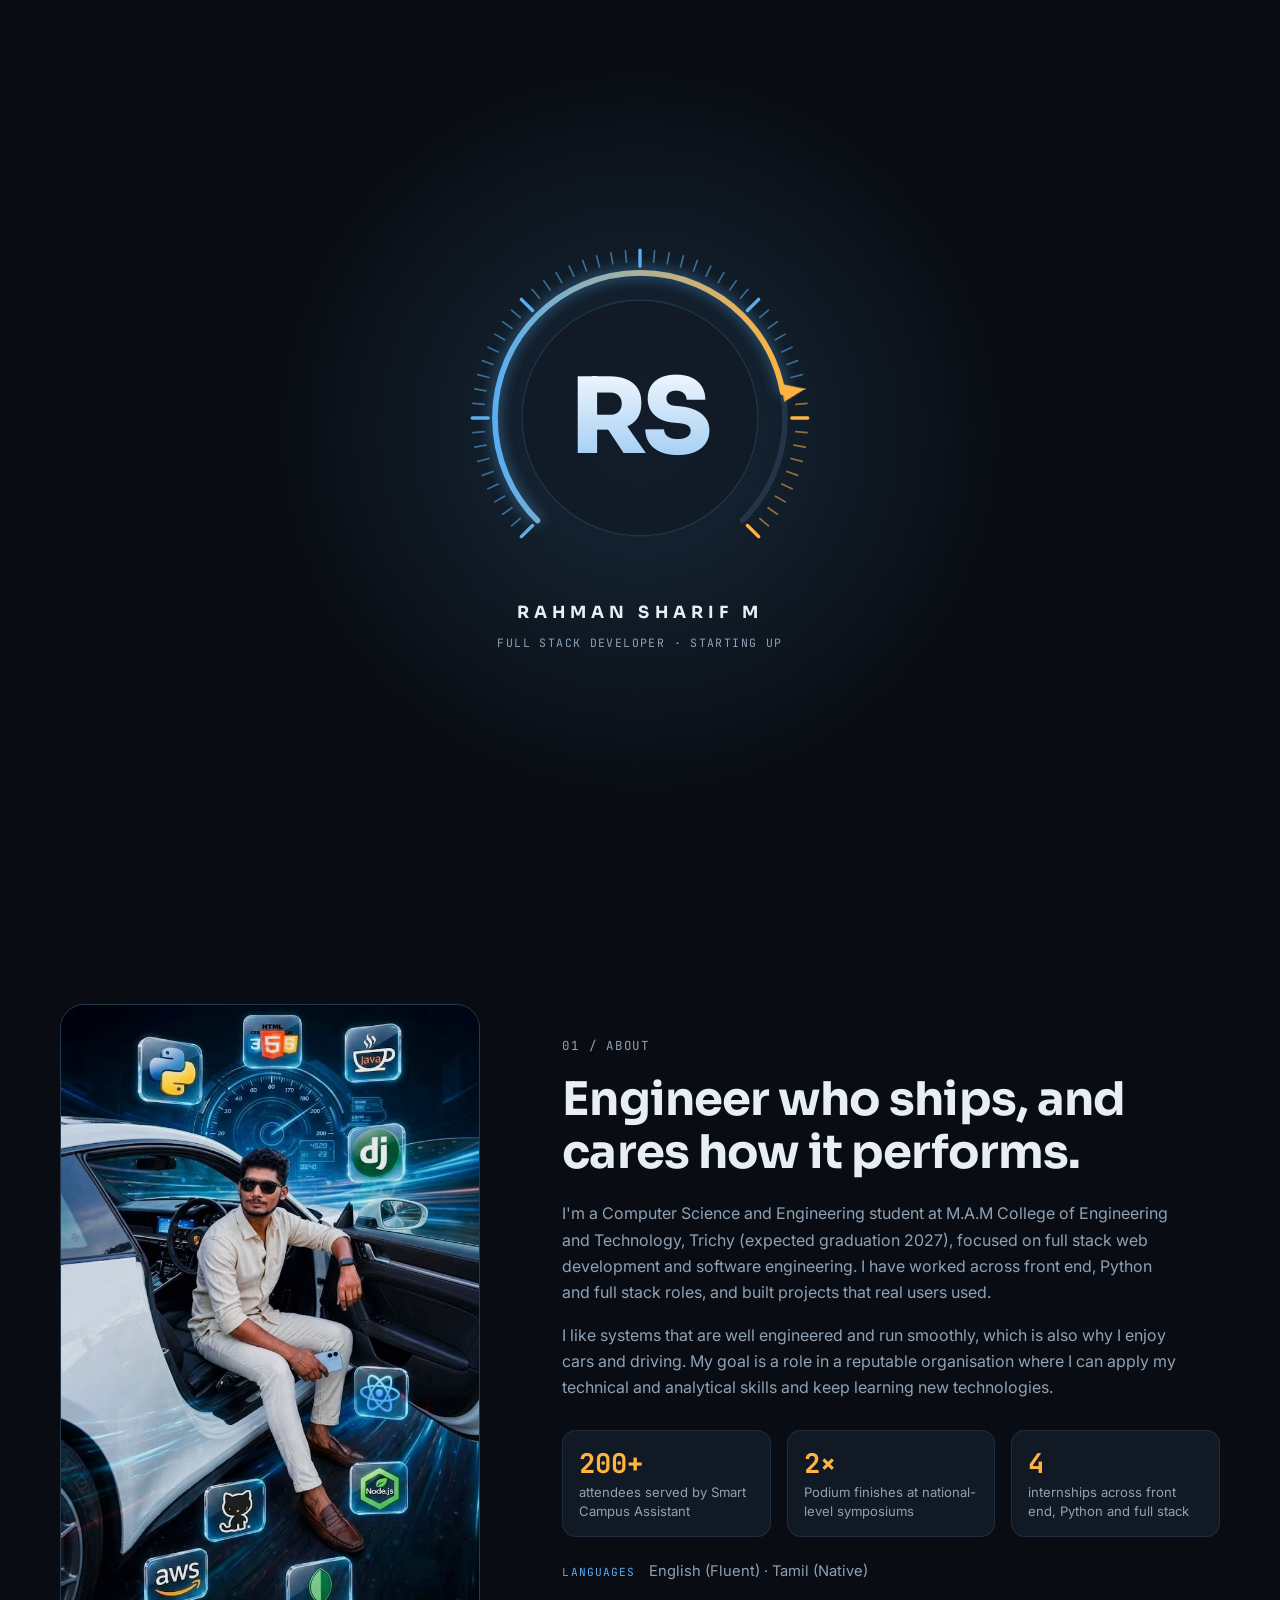
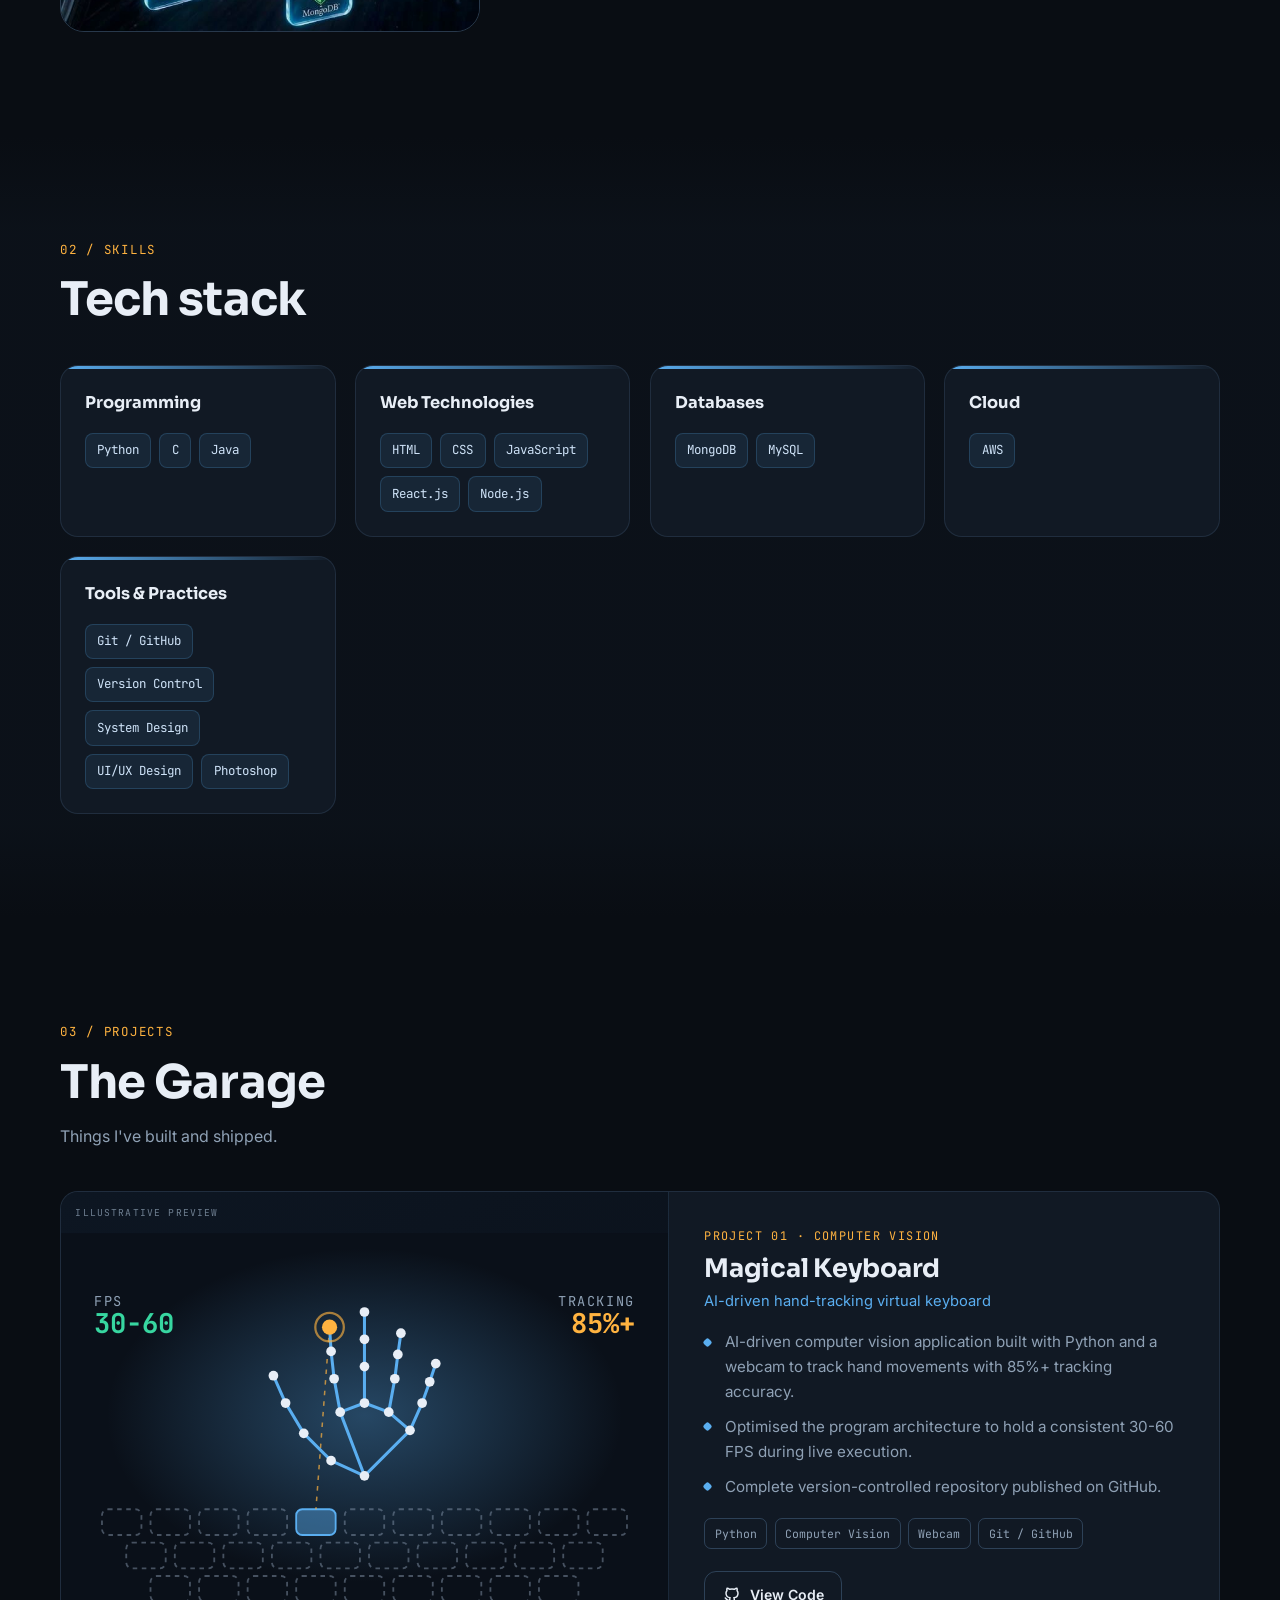
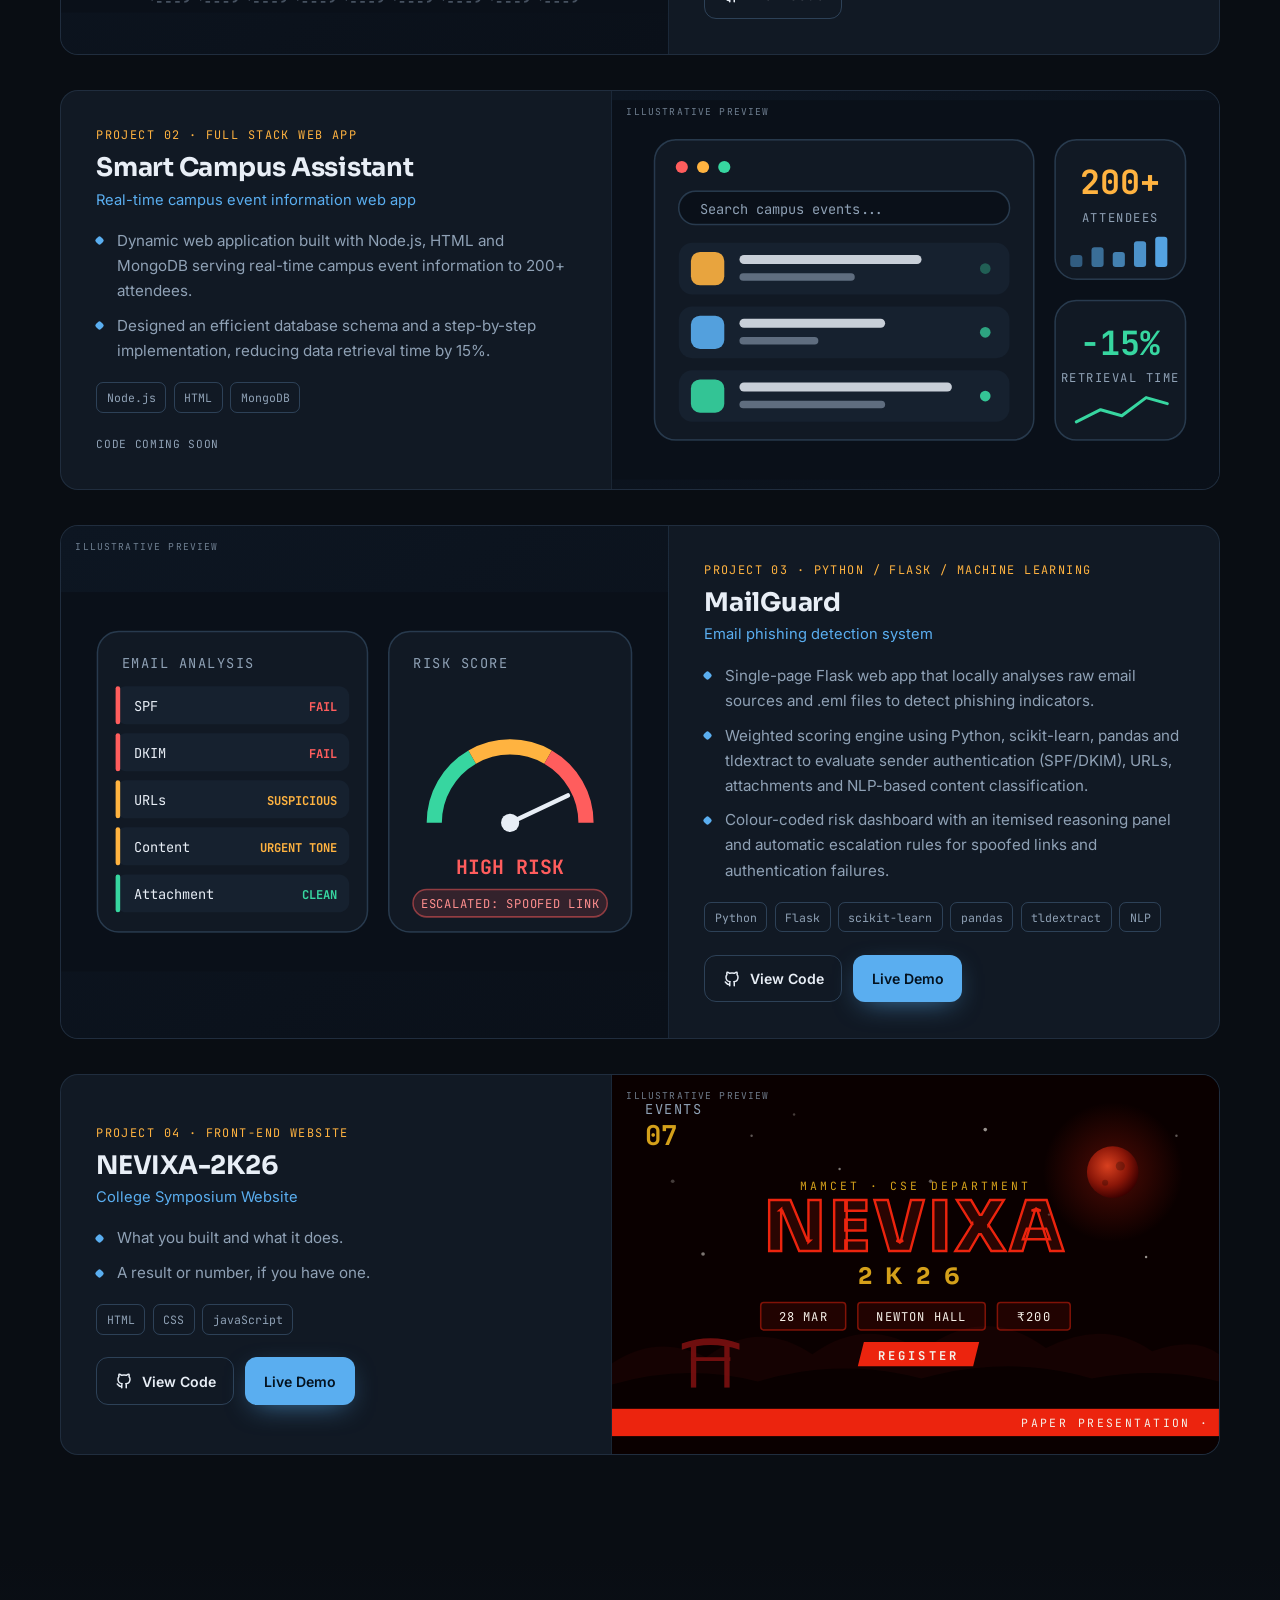
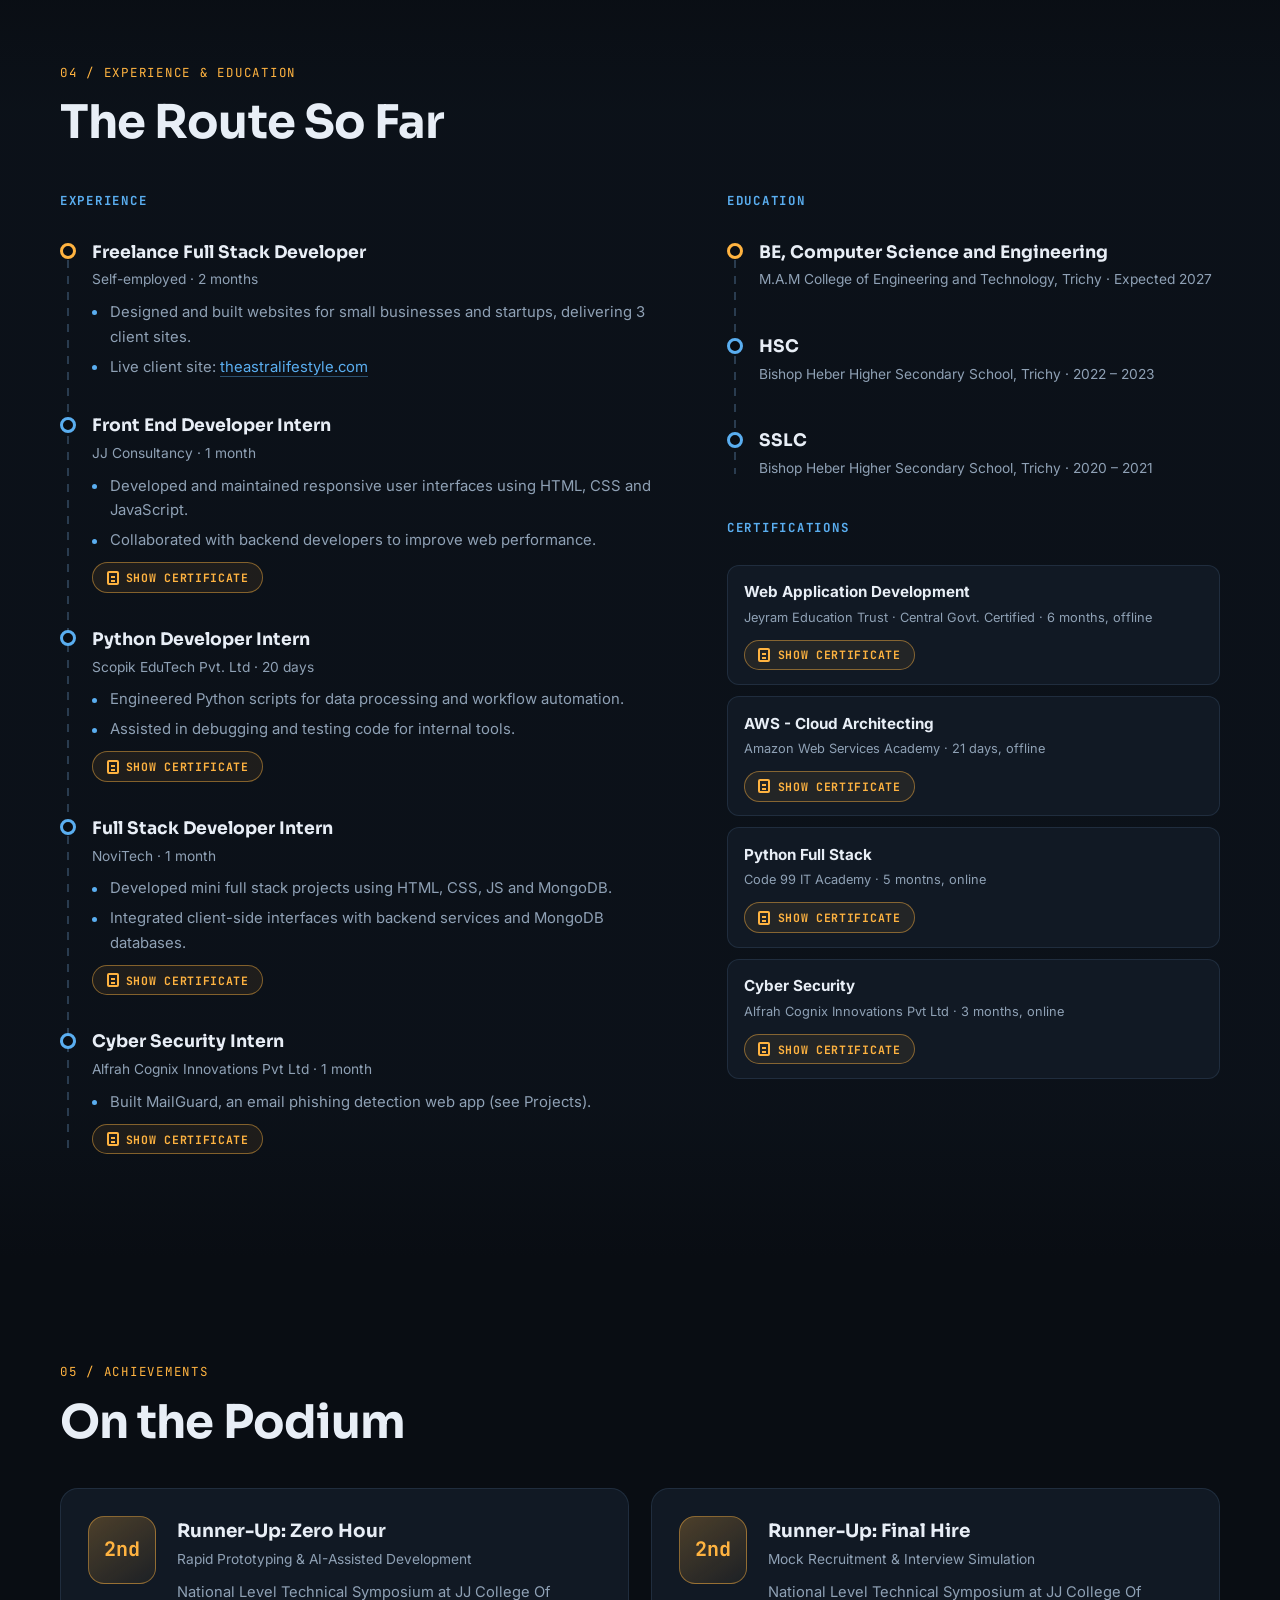
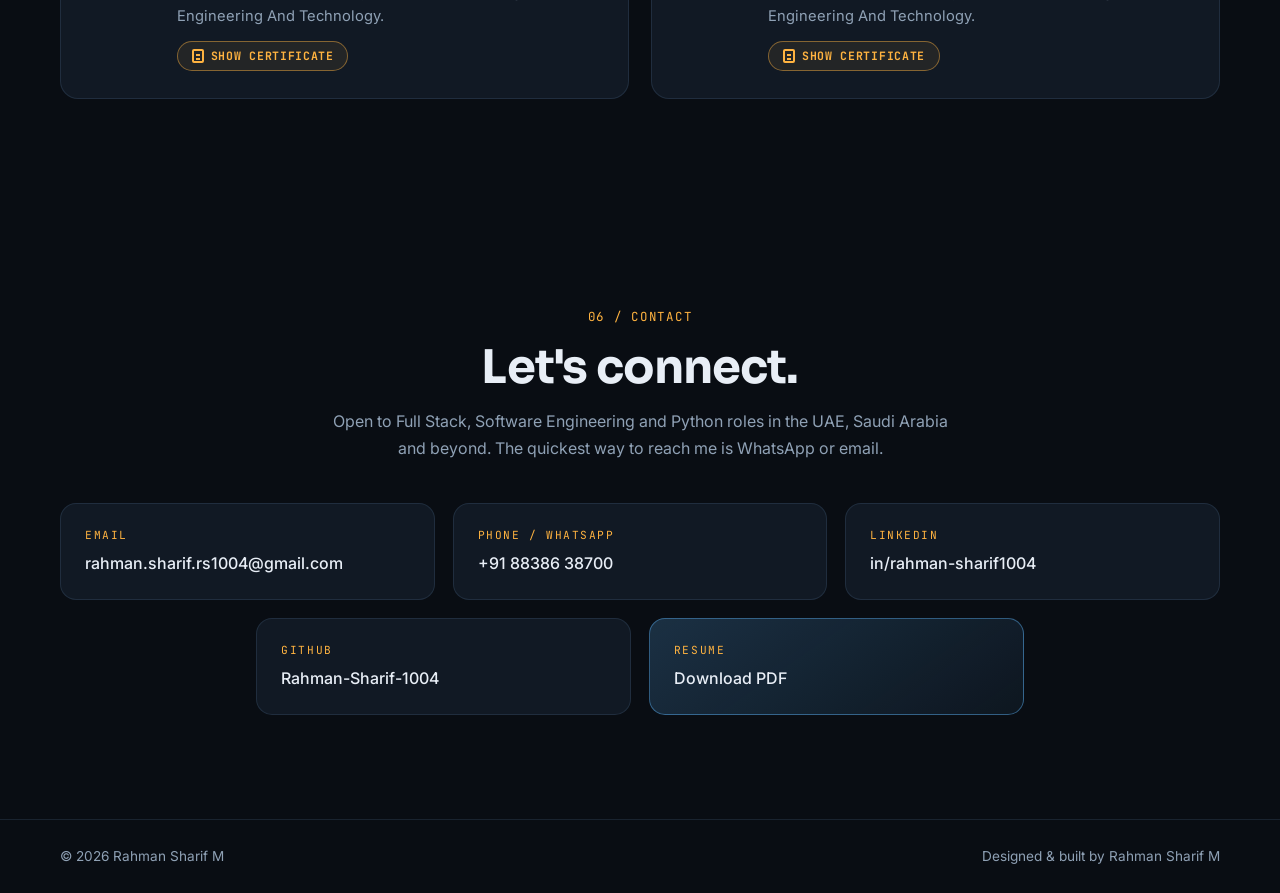
<file: index.html>
<!DOCTYPE html>
<html lang="en">
<head>
  <meta charset="utf-8">
  <meta name="viewport" content="width=device-width, initial-scale=1">
  <title>Rahman Sharif M | Full Stack Developer</title>
  <meta name="description" content="Rahman Sharif M is a Full Stack Developer and Software Engineer (HTML, CSS, JavaScript, React, Node.js, Python, MongoDB, MySQL), open to opportunities in the UAE and Saudi Arabia.">
  <meta name="theme-color" content="#090d13">
  <meta property="og:type" content="website">
  <meta property="og:title" content="Rahman Sharif M | Full Stack Developer">
  <meta property="og:description" content="Full Stack Developer and Software Engineer. Projects, experience and contact details.">
  <link rel="icon" href="assets/favicon.svg" type="image/svg+xml">
  <link rel="preconnect" href="https://fonts.googleapis.com">
  <link rel="preconnect" href="https://fonts.gstatic.com" crossorigin>
  <link href="https://fonts.googleapis.com/css2?family=Inter:wght@400;500;600&family=JetBrains+Mono:wght@400;500;700&family=Sora:wght@500;600;700;800&display=swap" rel="stylesheet">
  <script>document.documentElement.classList.add('js');</script>
  <noscript><style>#ignition{display:none!important}</style></noscript>
  <link rel="stylesheet" href="css/style.css">
  <script type="application/ld+json">
  {
    "@context": "https://schema.org",
    "@type": "Person",
    "name": "Rahman Sharif M",
    "jobTitle": "Full Stack Developer",
    "email": "mailto:rahman.sharif.rs1004@gmail.com",
    "telephone": "+91 88386 38700",
    "sameAs": [
      "https://www.linkedin.com/in/rahman-sharif1004",
      "https://github.com/Rahman-Sharif-1004"
    ],
    "alumniOf": "M.A.M College of Engineering and Technology, Trichy"
  }
  </script>
</head>
<body>

  <!-- ============ IGNITION SPLASH (plays once per visit) ============ -->
  <div id="ignition" aria-hidden="true" title="Tap to skip">
    <div class="ig-wrap">
      <svg viewBox="0 0 300 300" class="ig-gauge">
        <defs>
          <linearGradient id="igGrad" x1="0" x2="1"><stop offset="0" stop-color="#5aaef0"/><stop offset="1" stop-color="#ffb340"/></linearGradient>
          <linearGradient id="igText" x1="0" y1="0" x2="0" y2="1"><stop offset="0" stop-color="#ffffff"/><stop offset="1" stop-color="#8fc3f2"/></linearGradient>
        </defs>
        <circle cx="150" cy="150" r="104" fill="rgba(17,25,36,.75)" stroke="rgba(120,170,220,.18)"/>
        <g id="igTicks"></g>
        <path d="M59.5 240.5 A128 128 0 1 1 240.5 240.5" pathLength="100" fill="none" stroke="rgba(120,170,220,.16)" stroke-width="5" stroke-linecap="round"/>
        <path class="ig-arc" d="M59.5 240.5 A128 128 0 1 1 240.5 240.5" pathLength="100" fill="none" stroke="url(#igGrad)" stroke-width="5" stroke-linecap="round"/>
        <g class="ig-needle"><polygon points="150,2 142,22 158,22" fill="#ffb340"/></g>
        <text class="ig-rs" x="150" y="181" text-anchor="middle">RS</text>
      </svg>
      <p class="ig-name">RAHMAN SHARIF M</p>
      <p class="ig-sub">Full Stack Developer &middot; Starting up</p>
    </div>
  </div>

  <a class="skip" href="#about">Skip to content</a>

  <!-- ============ NAVIGATION ============ -->
  <header class="nav" id="nav">
    <div class="wrap nav-inner">
      <a href="#home" class="brand" aria-label="Rahman Sharif M, home">
        <span class="brand-mark">RS</span>
        <span class="brand-name">Rahman Sharif M</span>
      </a>
      <button class="nav-toggle" id="navToggle" aria-label="Open menu" aria-expanded="false" aria-controls="navLinks">
        <span></span><span></span><span></span>
      </button>
      <nav id="navLinks" class="nav-links" aria-label="Main">
        <a href="#about">About</a>
        <a href="#skills">Skills</a>
        <a href="#projects">Projects</a>
        <a href="#journey">Experience</a>
        <a href="#recognition">Awards</a>
        <a href="#contact" class="nav-cta">Contact</a>
      </nav>
    </div>
  </header>

  <main>

    <!-- ============ HOME / HERO ============ -->
    <section id="home" class="hero">
      <div class="wrap hero-grid">
        <div class="hero-copy">
          <p class="eyebrow reveal"><span class="dot"></span> Available for opportunities in UAE &amp; Saudi Arabia</p>
          <h1 class="reveal">Rahman<br>Sharif&nbsp;M</h1>
          <p class="role reveal">Full Stack Developer <span>/</span> Software Engineer</p>
          <p class="lead reveal">I build fast, reliable web applications, from responsive interfaces to Node.js and Python back ends with MongoDB and MySQL behind them. Open to Full Stack, Software Engineering and Python / Django roles.</p>
          <div class="hero-actions reveal">
            <a class="btn btn-primary" href="assets/Rahman_Sharif_M_Resume.pdf" download>
              <svg viewBox="0 0 24 24" aria-hidden="true"><path d="M12 3v12m0 0l-4.5-4.5M12 15l4.5-4.5M4 20h16" fill="none" stroke="currentColor" stroke-width="2" stroke-linecap="round" stroke-linejoin="round"/></svg>
              Download Resume
            </a>
            <a class="btn btn-wa" href="https://wa.me/918838638700?text=Hello%20Rahman%2C%20I%20saw%20your%20portfolio." target="_blank" rel="noopener">
              <svg viewBox="0 0 24 24" aria-hidden="true"><path d="M20 11.5a8 8 0 0 1-11.9 7L4 20l1.5-4A8 8 0 1 1 20 11.5z" fill="none" stroke="currentColor" stroke-width="2" stroke-linejoin="round"/></svg>
              WhatsApp
            </a>
            <a class="btn btn-ghost" href="#projects">View Projects</a>
          </div>
          <!-- Hero numbers are counted automatically from js/site-data.js (do not type them) -->
          <dl class="readouts reveal">
            <div><dt>Internships</dt><dd data-stat="internships" data-pad="2">04</dd></div>
            <div><dt>Projects</dt><dd data-stat="projects" data-pad="2">03</dd></div>
            <div><dt>Podium finishes</dt><dd data-stat="achievements" data-suffix="&times;">2&times;</dd></div>
            <div><dt>Certifications</dt><dd data-stat="certifications" data-pad="2">05</dd></div>
          </dl>
        </div>

        <div class="hero-visual reveal">
          <div class="cluster" id="cluster">
            <svg viewBox="0 0 500 500" aria-hidden="true">
              <circle cx="250" cy="250" r="244" fill="none" stroke="rgba(120,170,220,.10)"/>
              <g id="ticks"></g>
              <g id="needle"><polygon points="250,6 242,26 258,26" fill="#ffb340"/></g>
            </svg>
            <div class="portrait">
              <img src="assets/rahman-portrait.jpg" alt="Portrait of Rahman Sharif M in a black suit" width="900" height="900" fetchpriority="high">
            </div>
            <div class="cluster-tag"><span>Trichy, Tamil Nadu, India</span></div>
          </div>
        </div>
      </div>
      <a class="scroll-cue" href="#about" aria-label="Scroll to About"><span></span></a>
    </section>

    <!-- ============ ABOUT ============ -->
    <section id="about" class="section">
      <div class="wrap about-grid">
        <div class="about-photo reveal">
          <img src="assets/rahman-creative.jpg" alt="Rahman Sharif M sitting in a white Porsche 911 with a speedometer and floating tech skill icons" width="684" height="1024" loading="lazy">
        </div>
        <div class="about-copy">
          <p class="kicker reveal">01 / About</p>
          <h2 class="reveal">Engineer who ships, and cares how it performs.</h2>
          <p class="reveal">I'm a Computer Science and Engineering student at M.A.M College of Engineering and Technology, Trichy (expected graduation 2027), focused on full stack web development and software engineering. I have worked across front end, Python and full stack roles, and built projects that real users used.</p>
          <p class="reveal">I like systems that are well engineered and run smoothly, which is also why I enjoy cars and driving. My goal is a role in a reputable organisation where I can apply my technical and analytical skills and keep learning new technologies.</p>
          <ul class="facts reveal">
            <li><strong>200+</strong><span>attendees served by Smart Campus Assistant</span></li>
            <li><strong data-stat="achievements" data-suffix="&times;">2&times;</strong><span>Podium finishes at national-level symposiums</span></li>
            <li><strong data-stat="internships">4</strong><span>internships across front end, Python and full stack</span></li>
          </ul>
          <p class="langs reveal"><span>Languages</span> English (Fluent) &middot; Tamil (Native)</p>
        </div>
      </div>
    </section>

    <!-- ========================================================
         SECTION: SKILLS
         Cards are built from  skills  in js/site-data.js
         ======================================================== -->
    <section id="skills" class="section alt">
      <div class="wrap">
        <p class="kicker reveal">02 / Skills</p>
        <h2 class="reveal">Tech stack</h2>
        <div class="cluster-grid" id="skillsGrid"></div>
      </div>
    </section>

    <!-- ========================================================
         SECTION: PROJECTS
         Cards are built from  projects  in js/site-data.js
         ======================================================== -->
    <section id="projects" class="section">
      <div class="wrap">
        <p class="kicker reveal">03 / Projects</p>
        <h2 class="reveal">The Garage</h2>
        <p class="sub reveal">Things I've built and shipped.</p>
        <div id="projectList" class="project-list">
          <noscript><p>Projects: Magical Keyboard, Smart Campus Assistant, MailGuard. See github.com/Rahman-Sharif-1004.</p></noscript>
        </div>
      </div>
    </section>

    <!-- ========================================================
         SECTION: EXPERIENCE + EDUCATION + CERTIFICATIONS
         Built from  experience, education, certifications  in js/site-data.js
         ======================================================== -->
    <section id="journey" class="section alt">
      <div class="wrap">
        <p class="kicker reveal">04 / Experience &amp; Education</p>
        <h2 class="reveal">The Route So Far</h2>
        <div class="journey-grid">
          <div>
            <h3 class="col-title reveal">Experience</h3>
            <ol class="route" id="experienceList"></ol>
          </div>
          <div>
            <h3 class="col-title reveal">Education</h3>
            <ol class="route" id="educationList"></ol>
            <h3 class="col-title reveal" style="margin-top:2.4rem">Certifications</h3>
            <ul class="certs" id="certList"></ul>
          </div>
        </div>
      </div>
    </section>

    <!-- ========================================================
         SECTION: ACHIEVEMENTS
         Cards are built from  achievements  in js/site-data.js
         ======================================================== -->
    <section id="recognition" class="section">
      <div class="wrap">
        <p class="kicker reveal">05 / Achievements</p>
        <h2 class="reveal">On the Podium</h2>
        <div class="podium" id="achievementList"></div>
      </div>
    </section>

    <!-- ========================================================
         SECTION: CONTACT
         Boxes are built from  contact  in js/site-data.js
         ======================================================== -->
    <section id="contact" class="section contact">
      <div class="wrap">
        <p class="kicker reveal">06 / Contact</p>
        <h2 class="reveal">Let's connect.</h2>
        <p class="sub reveal">Open to Full Stack, Software Engineering and Python roles in the UAE, Saudi Arabia and beyond. The quickest way to reach me is WhatsApp or email.</p>
        <div class="contact-grid" id="contactGrid"></div>
      </div>
    </section>

  </main>

  <footer class="footer">
    <div class="wrap">
      <span>&copy; <span id="year">2026</span> Rahman Sharif M</span>
      <span class="foot-note">Designed &amp; built by Rahman Sharif M</span>
    </div>
  </footer>

  <!-- Scroll gauge (doubles as back-to-top) -->
  <button id="scrollGauge" class="scroll-gauge" aria-label="Back to top">
    <svg viewBox="0 0 64 64" aria-hidden="true">
      <circle cx="32" cy="32" r="26" fill="none" stroke="rgba(120,170,220,.18)" stroke-width="4"/>
      <circle id="gaugeArc" cx="32" cy="32" r="26" fill="none" stroke="#5aaef0" stroke-width="4" stroke-linecap="round" stroke-dasharray="163.4" stroke-dashoffset="163.4" transform="rotate(-90 32 32)"/>
    </svg>
    <span id="gaugeText">0</span>
  </button>

  <!-- Certificate viewer (do not delete; used by the Show certificate buttons) -->
  <div class="cert-modal" id="certModal" role="dialog" aria-modal="true" aria-label="Certificate viewer">
    <div class="cert-box">
      <div class="cert-head">
        <strong id="certTitle">Certificate</strong>
        <a id="certOpen" href="#" target="_blank" rel="noopener">Open in new tab</a>
        <button type="button" id="certClose" aria-label="Close">&times;</button>
      </div>
      <div class="cert-body" id="certBody"></div>
    </div>
  </div>

  <!-- Your content lives in js/site-data.js. Keep this order: data, visuals, main. -->
  <script src="js/site-data.js"></script>
  <script src="js/visuals.js"></script>
  <script src="js/main.js"></script>
</body>
</html>
</file>
<file: css/style.css>
/* ==========================================================
   Rahman Sharif M: Portfolio
   Theme: "Dashboard" (graphite + electric blue + amber)
   ========================================================== */

:root{
  --bg:#090d13;
  --bg-alt:#0c121a;
  --panel:#111924;
  --panel-2:#16212f;
  --line:rgba(120,170,220,.14);
  --line-strong:rgba(120,170,220,.28);
  --text:#e8eef6;
  --muted:#8fa1b5;
  --blue:#5aaef0;
  --blue-deep:#2f7fc4;
  --amber:#ffb340;
  --red:#ff5d5d;
  --green:#37d6a0;
  --f-head:'Sora', system-ui, -apple-system, 'Segoe UI', sans-serif;
  --f-body:'Inter', system-ui, -apple-system, 'Segoe UI', sans-serif;
  --f-mono:'JetBrains Mono', ui-monospace, SFMono-Regular, Menlo, monospace;
  --radius:18px;
  --nav-h:68px;
}

*,*::before,*::after{box-sizing:border-box}
html{scroll-behavior:smooth;scroll-padding-top:var(--nav-h)}
body{
  margin:0;background:var(--bg);color:var(--text);
  font-family:var(--f-body);font-size:16px;line-height:1.65;
  -webkit-font-smoothing:antialiased;overflow-x:hidden;
  background-image:
    radial-gradient(900px 500px at 85% -5%, rgba(90,174,240,.10), transparent 60%),
    radial-gradient(700px 500px at -5% 35%, rgba(255,179,64,.05), transparent 60%),
    linear-gradient(rgba(120,170,220,.035) 1px, transparent 1px),
    linear-gradient(90deg, rgba(120,170,220,.035) 1px, transparent 1px);
  background-size:auto,auto,48px 48px,48px 48px;
  background-attachment:fixed;
}
img{max-width:100%;display:block}
a{color:inherit;text-decoration:none}
ul,ol{margin:0;padding:0;list-style:none}
h1,h2,h3,h4,p,dl,dd{margin:0}
.wrap{width:min(1160px,100% - 2.5rem);margin-inline:auto}
.skip{position:absolute;left:-999px;top:0;background:var(--blue);color:#04121f;padding:.6rem 1rem;z-index:200;border-radius:0 0 8px 0}
.skip:focus{left:0}
:focus-visible{outline:2px solid var(--amber);outline-offset:3px;border-radius:6px}

/* ---------- Ignition splash (speedometer + RS), plays on every open ---------- */
#ignition{
  position:fixed;inset:0;z-index:300;background:var(--bg);
  display:none;place-items:center;transition:opacity .5s ease, visibility .5s ease;cursor:pointer;
  background-image:radial-gradient(520px 520px at 50% 48%, rgba(90,174,240,.18), transparent 70%);
}
.js #ignition.show{display:grid}
#ignition.hide{opacity:0;visibility:hidden}
.ig-wrap{text-align:center}
.ig-gauge{width:min(340px,78vw);height:auto;overflow:visible}
.ig-arc{stroke-dasharray:100;stroke-dashoffset:100;animation:igArc 1.6s cubic-bezier(.5,0,.2,1) forwards;filter:drop-shadow(0 0 6px rgba(90,174,240,.7))}
.ig-needle{transform-origin:150px 150px;transform:rotate(-135deg);animation:igNeedle 1.6s cubic-bezier(.5,0,.2,1) forwards}
@keyframes igArc{0%{stroke-dashoffset:100}55%{stroke-dashoffset:5.6}100%{stroke-dashoffset:20.4}}
@keyframes igNeedle{0%{transform:rotate(-135deg)}55%{transform:rotate(120deg)}100%{transform:rotate(80deg)}}
.ig-rs{font-family:var(--f-head);font-weight:800;font-size:92px;letter-spacing:-.02em;fill:url(#igText);opacity:0;animation:igRs .9s ease .35s forwards}
@keyframes igRs{from{opacity:0;transform:scale(.88)}to{opacity:1;transform:none}}
.ig-rs{transform-box:fill-box;transform-origin:center}
.ig-name{font-family:var(--f-head);font-weight:700;letter-spacing:.3em;font-size:1.05rem;margin-top:.2rem}
.ig-sub{font-family:var(--f-mono);font-size:.72rem;color:var(--muted);letter-spacing:.12em;text-transform:uppercase;margin-top:.4rem}

/* ---------- Navigation ---------- */
.nav{
  position:fixed;inset:0 0 auto 0;height:var(--nav-h);z-index:100;
  transition:background .3s, border-color .3s, backdrop-filter .3s;
  border-bottom:1px solid transparent;
}
.nav.scrolled{background:rgba(9,13,19,.78);backdrop-filter:blur(14px);-webkit-backdrop-filter:blur(14px);border-color:var(--line)}
.nav-inner{height:100%;display:flex;align-items:center;justify-content:space-between}
.brand{display:flex;align-items:center;gap:.7rem;font-family:var(--f-head);font-weight:700}
.brand-mark{
  width:38px;height:38px;border-radius:11px;display:grid;place-items:center;
  background:linear-gradient(145deg,var(--blue),var(--blue-deep));color:#04121f;font-size:.9rem;letter-spacing:.02em;
}
.brand-name{font-size:.98rem;letter-spacing:.01em}
.nav-links{display:flex;align-items:center;gap:.3rem}
.nav-links a{
  font-size:.9rem;color:var(--muted);padding:.5rem .85rem;border-radius:10px;transition:color .2s, background .2s;
}
.nav-links a:hover,.nav-links a.active{color:var(--text);background:rgba(90,174,240,.10)}
.nav-links a.nav-cta{color:#04121f;background:var(--blue);font-weight:600;margin-left:.4rem}
.nav-links a.nav-cta:hover{background:#7cc0f5}
.nav-toggle{display:none;background:none;border:0;width:44px;height:44px;cursor:pointer;padding:10px}
.nav-toggle span{display:block;height:2px;background:var(--text);margin:6px 0;border-radius:2px;transition:transform .25s, opacity .25s}
.nav-toggle[aria-expanded="true"] span:nth-child(1){transform:translateY(8px) rotate(45deg)}
.nav-toggle[aria-expanded="true"] span:nth-child(2){opacity:0}
.nav-toggle[aria-expanded="true"] span:nth-child(3){transform:translateY(-8px) rotate(-45deg)}

/* ---------- Buttons ---------- */
.btn{
  display:inline-flex;align-items:center;gap:.55rem;padding:.85rem 1.35rem;border-radius:12px;
  font-weight:600;font-size:.95rem;border:1px solid transparent;cursor:pointer;
  transition:transform .2s, background .2s, border-color .2s, box-shadow .2s;
}
.btn svg{width:18px;height:18px}
.btn:hover{transform:translateY(-2px)}
.btn-primary{background:var(--blue);color:#04121f;box-shadow:0 8px 28px -10px rgba(90,174,240,.7)}
.btn-primary:hover{background:#7cc0f5}
.btn-wa{background:rgba(55,214,160,.12);color:var(--green);border-color:rgba(55,214,160,.35)}
.btn-wa:hover{background:rgba(55,214,160,.2)}
.btn-ghost{border-color:var(--line-strong);color:var(--text)}
.btn-ghost:hover{border-color:var(--blue);background:rgba(90,174,240,.08)}
.btn.disabled{opacity:.45;pointer-events:none}

/* ---------- Hero ---------- */
.hero{min-height:100svh;display:flex;align-items:center;padding:calc(var(--nav-h) + 1.5rem) 0 4rem;position:relative}
.hero-grid{display:grid;grid-template-columns:1.1fr .9fr;gap:3rem;align-items:center}
.eyebrow{
  display:inline-flex;align-items:center;gap:.6rem;font-family:var(--f-mono);font-size:.74rem;letter-spacing:.06em;
  text-transform:uppercase;color:var(--blue);padding:.45rem .9rem;border:1px solid var(--line-strong);border-radius:999px;
  background:rgba(90,174,240,.06);
}
.eyebrow .dot{width:8px;height:8px;border-radius:50%;background:var(--green);box-shadow:0 0 0 0 rgba(55,214,160,.6);animation:pulse 2s infinite}
@keyframes pulse{70%{box-shadow:0 0 0 9px rgba(55,214,160,0)}100%{box-shadow:0 0 0 0 rgba(55,214,160,0)}}
.hero h1{
  font-family:var(--f-head);font-weight:800;font-size:clamp(2.8rem,7vw,5.4rem);line-height:1.02;letter-spacing:-.03em;margin:1.3rem 0 .9rem;
  background:linear-gradient(180deg,#fff 30%,#a9c7e6);-webkit-background-clip:text;background-clip:text;color:transparent;
}
.role{font-family:var(--f-head);font-weight:600;font-size:clamp(1.05rem,2.2vw,1.45rem);color:var(--blue)}
.role span{color:var(--amber);margin:0 .3rem}
.lead{max-width:56ch;margin-top:1.1rem;color:var(--muted);font-size:1.05rem}
.hero-actions{display:flex;flex-wrap:wrap;gap:.8rem;margin-top:1.8rem}
.readouts{display:grid;grid-template-columns:repeat(4,auto);justify-content:start;gap:0;margin-top:2.4rem;border:1px solid var(--line);border-radius:14px;background:rgba(17,25,36,.6);overflow:hidden;width:fit-content;max-width:100%}
.readouts div{padding:.85rem 1.3rem;border-right:1px solid var(--line)}
.readouts div:last-child{border-right:0}
.readouts dt{font-family:var(--f-mono);font-size:.62rem;letter-spacing:.1em;text-transform:uppercase;color:var(--muted)}
.readouts dd{font-family:var(--f-mono);font-weight:700;font-size:1.6rem;color:var(--amber);line-height:1.3}

.hero-visual{display:grid;place-items:center}
.cluster{position:relative;width:min(470px,86vw);aspect-ratio:1}
.cluster svg{position:absolute;inset:0;width:100%;height:100%}
#needle{transform-origin:250px 250px;transform:rotate(-135deg);transition:transform 2.2s cubic-bezier(.3,.8,.2,1) .3s}
.portrait{
  position:absolute;inset:11.5%;border-radius:50%;overflow:hidden;
  border:3px solid rgba(90,174,240,.55);
  box-shadow:0 0 0 10px rgba(90,174,240,.06), 0 30px 80px -20px rgba(0,0,0,.8), 0 0 70px -10px rgba(90,174,240,.35);
  background:#6bb0e6;
}
.portrait img{width:100%;height:100%;object-fit:cover;object-position:50% 18%}
.cluster-tag{position:absolute;left:50%;bottom:-2%;transform:translateX(-50%)}
.cluster-tag span{
  display:block;white-space:nowrap;font-family:var(--f-mono);font-size:.68rem;letter-spacing:.08em;text-transform:uppercase;
  background:var(--panel);border:1px solid var(--line-strong);padding:.4rem .9rem;border-radius:999px;color:var(--muted);
}
.scroll-cue{position:absolute;bottom:1.4rem;left:50%;transform:translateX(-50%);width:26px;height:42px;border:2px solid var(--line-strong);border-radius:16px}
.scroll-cue span{position:absolute;left:50%;top:8px;width:4px;height:8px;margin-left:-2px;background:var(--blue);border-radius:2px;animation:wheel 1.8s infinite}
@keyframes wheel{0%{opacity:1;transform:translateY(0)}100%{opacity:0;transform:translateY(14px)}}

/* ---------- Sections ---------- */
.section{padding:6.5rem 0}
.section.alt{background:linear-gradient(180deg,transparent,rgba(12,18,26,.85) 12%,rgba(12,18,26,.85) 88%,transparent)}
.kicker{font-family:var(--f-mono);font-size:.78rem;letter-spacing:.14em;text-transform:uppercase;color:var(--amber);margin-bottom:.8rem}
h2{font-family:var(--f-head);font-weight:700;font-size:clamp(1.9rem,4vw,2.9rem);line-height:1.15;letter-spacing:-.02em}
.sub{color:var(--muted);max-width:62ch;margin-top:.9rem}
.card{background:var(--panel);border:1px solid var(--line);border-radius:var(--radius)}

/* About */
.about-grid{display:grid;grid-template-columns:.8fr 1.2fr;gap:4rem;align-items:center}
.about-photo{position:relative;border-radius:24px;overflow:hidden;border:1px solid var(--line-strong);max-width:420px;align-self:start}
.about-photo img{width:100%;height:auto;display:block}
.photo-badge{
  position:absolute;left:1rem;bottom:1rem;font-family:var(--f-mono);font-size:.7rem;letter-spacing:.08em;text-transform:uppercase;
  background:rgba(9,13,19,.85);backdrop-filter:blur(8px);border:1px solid var(--line-strong);padding:.45rem .8rem;border-radius:999px;
}
.about-copy h2{margin-bottom:1.3rem}
.about-copy p{color:var(--muted);margin-bottom:1rem;max-width:62ch}
.facts{display:grid;grid-template-columns:repeat(3,1fr);gap:1rem;margin:1.8rem 0 1.4rem}
.facts li{background:var(--panel);border:1px solid var(--line);border-radius:14px;padding:1rem}
.facts strong{display:block;font-family:var(--f-mono);font-size:1.7rem;color:var(--amber);line-height:1.2}
.facts span{font-size:.82rem;color:var(--muted);line-height:1.4;display:block;margin-top:.25rem}
.langs{font-size:.92rem}
.langs span{font-family:var(--f-mono);font-size:.7rem;letter-spacing:.1em;text-transform:uppercase;color:var(--blue);margin-right:.6rem}

/* Skills */
.cluster-grid{display:grid;grid-template-columns:repeat(4,1fr);gap:1.2rem;margin-top:2.4rem}
.skill{padding:1.5rem;position:relative;overflow:hidden;transition:transform .25s, border-color .25s}
.skill::before{content:"";position:absolute;left:0;top:0;height:3px;width:100%;background:linear-gradient(90deg,var(--blue),transparent)}
.skill:hover{transform:translateY(-4px);border-color:var(--line-strong)}
.skill h3{font-family:var(--f-head);font-size:1.02rem;margin-bottom:1rem}
.chips{display:flex;flex-wrap:wrap;gap:.5rem}
.chips li{font-family:var(--f-mono);font-size:.78rem;padding:.4rem .7rem;border-radius:8px;background:rgba(90,174,240,.09);border:1px solid rgba(90,174,240,.2);color:#cfe3f8}

/* Projects */
.project-list{display:grid;gap:2.2rem;margin-top:2.6rem}
.project{display:grid;grid-template-columns:1.05fr .95fr;gap:0;overflow:hidden}
.project:nth-child(even){grid-template-columns:.95fr 1.05fr}
.project:nth-child(even) .p-visual{order:2}
.p-visual{position:relative;background:linear-gradient(145deg,#0d1622,#0a1019);min-height:320px;border-right:1px solid var(--line)}
.project:nth-child(even) .p-visual{border-right:0;border-left:1px solid var(--line)}
.p-visual svg{width:100%;height:100%;display:block}
.p-visual .ill{position:absolute;left:.9rem;top:.8rem;font-family:var(--f-mono);font-size:.6rem;letter-spacing:.12em;text-transform:uppercase;color:rgba(143,161,181,.75)}
.p-body{padding:2.2rem;display:flex;flex-direction:column;justify-content:center}
.p-num{font-family:var(--f-mono);font-size:.74rem;letter-spacing:.12em;text-transform:uppercase;color:var(--amber)}
.p-body h3{font-family:var(--f-head);font-size:1.6rem;line-height:1.2;margin:.4rem 0 .3rem;letter-spacing:-.01em}
.p-sub{color:var(--blue);font-size:.92rem;margin-bottom:1rem}
.p-points{display:grid;gap:.6rem;margin-bottom:1.2rem}
.p-points li{position:relative;padding-left:1.3rem;color:var(--muted);font-size:.95rem}
.p-points li::before{content:"";position:absolute;left:0;top:.62em;width:7px;height:7px;border-radius:2px;background:var(--blue);transform:rotate(45deg)}
.p-tags{display:flex;flex-wrap:wrap;gap:.45rem;margin-bottom:1.4rem}
.p-tags li{font-family:var(--f-mono);font-size:.72rem;padding:.3rem .6rem;border-radius:7px;border:1px solid var(--line-strong);color:var(--muted)}
.p-actions{display:flex;flex-wrap:wrap;gap:.7rem}
.p-actions .btn{padding:.7rem 1.1rem;font-size:.88rem}
.soon{font-family:var(--f-mono);font-size:.7rem;color:var(--muted);align-self:center;letter-spacing:.06em}

/* Journey */
.journey-grid{display:grid;grid-template-columns:1.1fr .9fr;gap:4rem;margin-top:2.6rem}
.col-title{font-family:var(--f-mono);font-size:.78rem;letter-spacing:.14em;text-transform:uppercase;color:var(--blue);margin-bottom:1.6rem}
.route{position:relative;padding-left:2rem}
.route::before{content:"";position:absolute;left:7px;top:6px;bottom:6px;width:2px;background:repeating-linear-gradient(to bottom,var(--line-strong) 0 8px,transparent 8px 16px)}
.route > li{position:relative;padding-bottom:2rem}
.route > li:last-child{padding-bottom:0}
.wp{position:absolute;left:-2rem;top:.35rem;width:16px;height:16px;border-radius:50%;background:var(--bg);border:3px solid var(--blue)}
.wp-amber{border-color:var(--amber)}
.route h4{font-family:var(--f-head);font-size:1.08rem}
.meta{font-size:.86rem;color:var(--muted);margin:.15rem 0 .55rem}
.route ul{display:grid;gap:.35rem}
.route ul li{position:relative;padding-left:1.1rem;color:var(--muted);font-size:.93rem}
.route ul li::before{content:"";position:absolute;left:0;top:.7em;width:5px;height:5px;border-radius:50%;background:var(--blue)}
.certs{display:grid;gap:.7rem}
.certs li{background:var(--panel);border:1px solid var(--line);border-radius:12px;padding:.85rem 1rem}
.certs strong{display:block;font-size:.95rem}
.certs span{display:block;font-size:.8rem;color:var(--muted);margin-top:.15rem}

/* Achievements */
.podium{display:grid;grid-template-columns:1fr 1fr;gap:1.4rem;margin-top:2.4rem}
.medal{display:flex;gap:1.3rem;padding:1.7rem;align-items:flex-start}
.place{
  flex:none;width:68px;height:68px;border-radius:16px;display:grid;place-items:center;font-family:var(--f-mono);font-weight:700;font-size:1.25rem;
  background:linear-gradient(145deg,rgba(255,179,64,.25),rgba(255,179,64,.05));border:1px solid rgba(255,179,64,.45);color:var(--amber);
}
.medal h3{font-family:var(--f-head);font-size:1.15rem}
.medal p:not(.meta){color:var(--muted);font-size:.92rem}

/* Contact */
.contact{text-align:center}
.contact .sub{margin-inline:auto}
.contact-grid{display:flex;flex-wrap:wrap;justify-content:center;gap:1.1rem;margin-top:2.6rem;text-align:left}
.c-card{
  flex:0 1 calc((100% - 2.2rem) / 3);min-width:0;
  display:block;padding:1.4rem 1.5rem;border-radius:16px;background:var(--panel);border:1px solid var(--line);
  transition:transform .25s, border-color .25s, background .25s;
}
.c-card:hover{transform:translateY(-4px);border-color:var(--blue);background:var(--panel-2)}
.c-label{display:block;font-family:var(--f-mono);font-size:.7rem;letter-spacing:.14em;text-transform:uppercase;color:var(--amber);margin-bottom:.35rem}
.c-value{display:block;font-weight:500;overflow-wrap:anywhere}
.c-card-accent{background:linear-gradient(145deg,rgba(90,174,240,.22),rgba(90,174,240,.06));border-color:rgba(90,174,240,.45)}

/* Footer */
.footer{border-top:1px solid var(--line);padding:1.6rem 0;color:var(--muted);font-size:.85rem}
.footer .wrap{display:flex;justify-content:space-between;gap:1rem;flex-wrap:wrap}

/* Scroll gauge */
.scroll-gauge{
  position:fixed;right:1.2rem;bottom:1.2rem;width:58px;height:58px;border-radius:50%;z-index:90;cursor:pointer;
  background:rgba(17,25,36,.9);backdrop-filter:blur(8px);border:1px solid var(--line);color:var(--text);
  opacity:0;pointer-events:none;transform:translateY(10px);transition:opacity .3s, transform .3s;padding:0;
}
.scroll-gauge.on{opacity:1;pointer-events:auto;transform:none}
.scroll-gauge svg{position:absolute;inset:0;width:100%;height:100%}
.scroll-gauge span{position:relative;font-family:var(--f-mono);font-size:.72rem;font-weight:700}
.scroll-gauge:hover{border-color:var(--blue)}

/* Reveal */
.js .reveal{opacity:0;transform:translateY(22px);transition:opacity .7s ease, transform .7s ease}
.js .reveal.in{opacity:1;transform:none}

/* ---------- Responsive ---------- */
@media (max-width:1020px){
  .cluster-grid{grid-template-columns:repeat(2,1fr)}
  .c-card{flex-basis:calc((100% - 1.1rem) / 2)}
}
@media (max-width:900px){
  .hero{padding-top:calc(var(--nav-h) + 1rem)}
  .hero-grid{grid-template-columns:1fr;gap:2.5rem;text-align:left}
  .hero-visual{order:-1}
  .cluster{width:min(340px,80vw)}
  .about-grid{grid-template-columns:1fr;gap:2.2rem}
  .about-photo{max-width:340px}
  .project,.project:nth-child(even){grid-template-columns:1fr}
  .project:nth-child(even) .p-visual{order:0}
  .p-visual,.project:nth-child(even) .p-visual{min-height:0;aspect-ratio:16/10;border:0;border-bottom:1px solid var(--line)}
  .journey-grid{grid-template-columns:1fr;gap:3rem}
  .podium{grid-template-columns:1fr}
  .section{padding:5rem 0}
}
@media (max-width:860px){
  .nav-toggle{display:block}
  .nav-links{
    position:absolute;top:var(--nav-h);left:0;right:0;flex-direction:column;align-items:stretch;gap:.2rem;padding:1rem 1.25rem 1.4rem;
    background:rgba(9,13,19,.97);backdrop-filter:blur(14px);border-bottom:1px solid var(--line);
    transform:translateY(-12px);opacity:0;visibility:hidden;transition:opacity .25s, transform .25s, visibility .25s;
  }
  .nav-links.open{opacity:1;visibility:visible;transform:none}
  .nav-links a{padding:.85rem 1rem;font-size:1rem}
  .nav-links a.nav-cta{margin:.4rem 0 0;text-align:center}
  .nav.menu-open{background:rgba(9,13,19,.97)}
}
@media (max-width:560px){
  .readouts{grid-template-columns:repeat(2,1fr);width:100%}
  .readouts div:nth-child(2){border-right:0}
  .readouts div:nth-child(-n+2){border-bottom:1px solid var(--line)}
  .facts{grid-template-columns:1fr}
  .cluster-grid{grid-template-columns:1fr}
  .c-card{flex-basis:100%}
  .p-body{padding:1.5rem}
  .brand-name{font-size:.9rem}
  .hero-actions .btn{flex:1 1 auto;justify-content:center}
  .scroll-gauge{width:50px;height:50px;right:.8rem;bottom:.8rem}
}
@media (prefers-reduced-motion:reduce){
  html{scroll-behavior:auto}
  *,*::before,*::after{animation-duration:.01ms!important;animation-iteration-count:1!important;transition-duration:.01ms!important}
  .js .reveal{opacity:1;transform:none}
}

.inline-link{color:var(--blue);border-bottom:1px solid rgba(90,174,240,.4)}
.inline-link:hover{border-color:var(--blue)}

/* ---------- Certificate "Show" buttons + viewer ---------- */
.cert-btn{
  display:inline-flex;align-items:center;gap:.45rem;margin-top:.75rem;padding:.42rem .85rem;border-radius:999px;cursor:pointer;
  font-family:var(--f-mono);font-size:.72rem;font-weight:700;letter-spacing:.06em;text-transform:uppercase;
  color:var(--amber);background:rgba(255,179,64,.08);border:1px solid rgba(255,179,64,.45);transition:background .2s, transform .2s;
}
.cert-btn::before{content:"";width:12px;height:14px;border:2px solid currentColor;border-radius:2px;
  background:linear-gradient(currentColor,currentColor) 2px 3px/4px 2px no-repeat,linear-gradient(currentColor,currentColor) 2px 7px/4px 2px no-repeat}
.cert-btn:hover{background:rgba(255,179,64,.18);transform:translateY(-1px)}
.route .cert-btn{margin-top:.6rem}
.cert-modal{position:fixed;inset:0;z-index:400;display:none;place-items:center;padding:1.2rem;background:rgba(5,8,13,.84);backdrop-filter:blur(6px)}
.cert-modal.open{display:grid}
.cert-box{width:min(960px,100%);height:min(86vh,900px);display:flex;flex-direction:column;background:var(--panel);border:1px solid var(--line-strong);border-radius:18px;overflow:hidden;box-shadow:0 40px 100px -20px rgba(0,0,0,.8)}
.cert-head{display:flex;align-items:center;gap:1rem;padding:.8rem 1rem;border-bottom:1px solid var(--line)}
.cert-head strong{flex:1;font-family:var(--f-head);font-size:1rem;overflow:hidden;text-overflow:ellipsis;white-space:nowrap}
.cert-head a{font-family:var(--f-mono);font-size:.74rem;color:var(--blue);white-space:nowrap}
.cert-head button{width:36px;height:36px;border-radius:10px;border:1px solid var(--line-strong);background:transparent;color:var(--text);font-size:1.3rem;line-height:1;cursor:pointer}
.cert-head button:hover{border-color:var(--amber);color:var(--amber)}
.cert-body{flex:1;min-height:0;background:#0a1019;display:grid;place-items:center;overflow:auto}
.cert-body iframe{width:100%;height:100%;border:0;background:#fff}
.cert-body img{max-width:100%;max-height:100%;object-fit:contain}
.cert-msg{padding:2rem;text-align:center;color:var(--muted);max-width:46ch}
.cert-msg code{color:var(--amber);font-family:var(--f-mono);overflow-wrap:anywhere}
</file>
